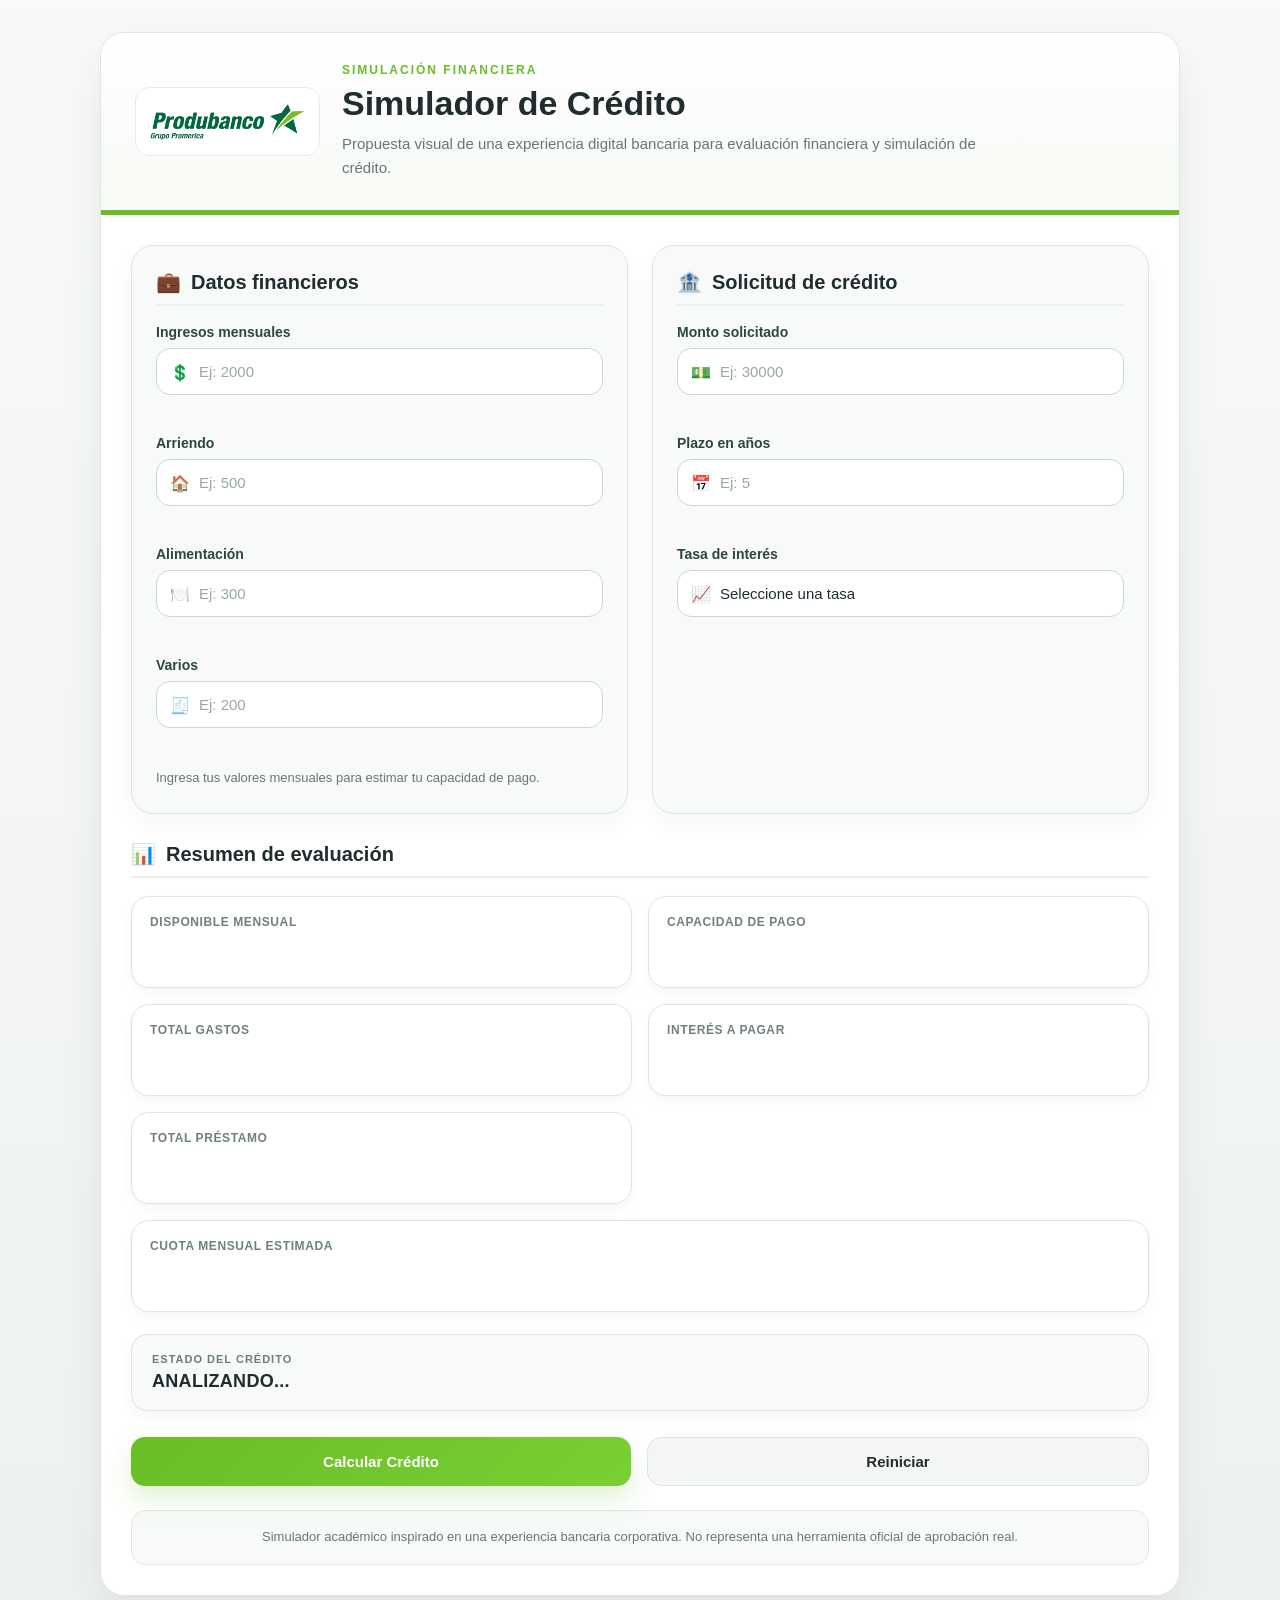
<file: index.html>
<!DOCTYPE html>
<html lang="es">
<head>
    <meta charset="UTF-8">
    <meta name="viewport" content="width=device-width, initial-scale=1.0">
    <title>Simulador de Crédito</title>
    <link rel="stylesheet" href="simulador.css">
</head>
<body>

    <div class="container">
        <div class="header-top">
            <img src="bpr.png" alt="Logo Produbanco" class="logo-banco">

            <div class="brand-copy">
                <p class="eyebrow">Simulación financiera</p>
                <h1>Simulador de Crédito</h1>
                <p class="subtitle">
                    Propuesta visual de una experiencia digital bancaria para evaluación financiera y simulación de crédito.
                </p>
            </div>
        </div>

        <div class="content">
            <div class="section-grid">

                <div class="card">
                    <h2><span class="icono">💼</span> Datos financieros</h2>

                    <div class="field">
                        <label for="txtIngresos">Ingresos mensuales</label>
                        <div class="input-icon">
                            <span>💲</span>
                            <input type="text" id="txtIngresos" placeholder="Ej: 2000">
                        </div>
                        <small class="error" id="errorIngresos"></small>
                    </div>

                 <div class="field">
    <label for="txtArriendo">Arriendo</label>
    <div class="input-icon">
        <span>🏠</span>
        <input type="text" id="txtArriendo" placeholder="Ej: 500">
    </div>
    <small class="error" id="errorArriendo"></small>
</div>

<div class="field">
    <label for="txtAlimentacion">Alimentación</label>
    <div class="input-icon">
        <span>🍽️</span>
        <input type="text" id="txtAlimentacion" placeholder="Ej: 300">
    </div>
    <small class="error" id="errorAlimentacion"></small>
</div>

<div class="field">
    <label for="txtVarios">Varios</label>
    <div class="input-icon">
        <span>🧾</span>
        <input type="text" id="txtVarios" placeholder="Ej: 200">
    </div>
    <small class="error" id="errorVarios"></small>
</div>

                    <div class="mini-note">
                        Ingresa tus valores mensuales para estimar tu capacidad de pago.
                    </div>
                </div>

                <div class="card">
                    <h2><span class="icono">🏦</span> Solicitud de crédito</h2>

                    <div class="field">
                        <label for="txtMonto">Monto solicitado</label>
                        <div class="input-icon">
                            <span>💵</span>
                            <input type="text" id="txtMonto" placeholder="Ej: 30000">
                        </div>
                        <small class="error" id="errorMonto"></small>
                    </div>

                    <div class="field">
                        <label for="txtPlazo">Plazo en años</label>
                        <div class="input-icon">
                            <span>📅</span>
                            <input type="text" id="txtPlazo" placeholder="Ej: 5">
                        </div>
                        <small class="error" id="errorPlazo"></small>
                    </div>

                    <div class="field">
                        <label for="txtTasaInteres">Tasa de interés</label>
                        <div class="input-icon">
                            <span>📈</span>
                            <select id="txtTasaInteres">
                                <option value="">Seleccione una tasa</option>
                                <option value="3">3%</option>
                                <option value="4">4%</option>
                                <option value="5">5%</option>
                                <option value="6">6%</option>
                                <option value="7">7%</option>
                                <option value="8">8%</option>
                                <option value="9">9%</option>
                                <option value="10">10%</option>
                            </select>
                        </div>
                        <small class="error" id="errorTasa"></small>
                    </div>
                </div>
            </div>

            <div class="results-header">
                <h2><span class="icono">📊</span> Resumen de evaluación</h2>
            </div>

            <div class="resultados">
                <div class="result-box">
                    <small>Disponible mensual</small>
                    <span id="spnDisponible"></span>
                </div>

                <div class="result-box">
                    <small>Capacidad de pago</small>
                    <span id="spnCapacidadPago"></span>
                </div>

                <div class="result-box">
    <small>Total gastos</small>
    <span id="spnTotalGastos"></span>
</div>

                <div class="result-box">
                    <small>Interés a pagar</small>
                    <span id="spnInteresPagar"></span>
                </div>

                <div class="result-box">
                    <small>Total préstamo</small>
                    <span id="spnTotalPrestamo"></span>
                </div>

                <div class="result-box result-box-wide">
                    <small>Cuota mensual estimada</small>
                    <span id="spnCuotaMensual"></span>
                </div>
            </div>

            <div class="estado-box">
                <small>Estado del crédito</small>
                <span id="spnEstadoCredito">ANALIZANDO...</span>
            </div>

            <div class="buttons">
                <button id="btnCalcularCredito" onclick="calcular()">Calcular Crédito</button>
                <button id="btnReiniciar" onclick="reiniciar()">Reiniciar</button>
            </div>

            <div class="footer-note">
                Simulador académico inspirado en una experiencia bancaria corporativa. No representa una herramienta oficial de aprobación real.
            </div>
        </div>
    </div>

    <script src="funciones.js"></script>
    <script src="simulador.js"></script>
</body>
</html>
</file>
<file: simulador.css>
* {
    box-sizing: border-box;
}

:root {
    --verde-principal: #69bd27;
    --verde-hover: #5ca71f;
    --verde-suave: #eef7e7;
    --gris-fondo: #f5f7f8;
    --gris-suave: #f8faf9;
    --gris-borde: #dce5df;
    --texto-principal: #1f2d2f;
    --texto-secundario: #66767b;
    --blanco: #ffffff;
    --sombra: 0 18px 40px rgba(31, 45, 47, 0.08);
    --rojo-error: #c62828;
}

body {
    margin: 0;
    min-height: 100vh;
    font-family: Arial, sans-serif;
    color: var(--texto-principal);
    background: linear-gradient(180deg, #f8faf8 0%, #eef2ef 100%);
    padding: 32px 16px;
}

.container {
    max-width: 1080px;
    margin: 0 auto;
    background: var(--blanco);
    border-radius: 24px;
    overflow: hidden;
    border: 1px solid var(--gris-borde);
    box-shadow: var(--sombra);
}

.header-top {
    background: linear-gradient(180deg, #ffffff 0%, #f7faf5 100%);
    padding: 30px 34px;
    display: flex;
    align-items: center;
    gap: 22px;
    flex-wrap: wrap;
    border-bottom: 5px solid var(--verde-principal);
}

.logo-banco {
    width: 185px;
    max-width: 100%;
    padding: 10px 14px;
    border-radius: 14px;
    background: var(--blanco);
    border: 1px solid #e6ede7;
}

.brand-copy {
    flex: 1;
    min-width: 260px;
}

.eyebrow {
    margin: 0 0 8px;
    font-size: 12px;
    text-transform: uppercase;
    letter-spacing: 2px;
    color: var(--verde-principal);
    font-weight: 700;
}

.header-top h1 {
    margin: 0;
    font-size: 34px;
    line-height: 1.1;
    font-weight: 800;
    color: var(--texto-principal);
}

.subtitle {
    margin: 10px 0 0;
    font-size: 15px;
    line-height: 1.6;
    color: var(--texto-secundario);
    max-width: 650px;
}

.content {
    padding: 30px;
}

.section-grid {
    display: grid;
    grid-template-columns: 1fr 1fr;
    gap: 24px;
}

.card {
    background: var(--gris-suave);
    border: 1px solid var(--gris-borde);
    border-radius: 22px;
    padding: 24px;
    box-shadow: 0 10px 22px rgba(31, 45, 47, 0.04);
}

.card h2,
.results-header h2 {
    margin: 0 0 18px;
    font-size: 20px;
    color: var(--texto-principal);
    display: flex;
    align-items: center;
    gap: 10px;
    padding-bottom: 10px;
    border-bottom: 2px solid #ebf0ec;
}

.icono {
    font-size: 20px;
}

.field {
    margin-bottom: 18px;
}

label {
    display: block;
    margin-bottom: 8px;
    font-size: 14px;
    font-weight: 700;
    color: #2d4540;
}

.input-icon {
    position: relative;
}

.input-icon span {
    position: absolute;
    left: 14px;
    top: 50%;
    transform: translateY(-50%);
    font-size: 16px;
    color: #6f8681;
    z-index: 2;
}

input,
select {
    width: 100%;
    padding: 14px 14px 14px 42px;
    border-radius: 14px;
    border: 1px solid #cad8ce;
    background: #ffffff;
    font-size: 15px;
    color: var(--texto-principal);
    transition: all 0.2s ease;
    font-family: Arial, sans-serif;
}

input::placeholder {
    color: #98a9a1;
}

select {
    appearance: none;
    cursor: pointer;
}

input:focus,
select:focus {
    outline: none;
    border-color: var(--verde-principal);
    box-shadow: 0 0 0 4px rgba(105, 189, 39, 0.14);
}

.mini-note {
    margin-top: 4px;
    font-size: 13px;
    color: var(--texto-secundario);
    line-height: 1.6;
}

.error {
    display: block;
    margin-top: 6px;
    min-height: 16px;
    font-size: 12px;
    font-weight: 600;
    color: var(--rojo-error);
    line-height: 1.4;
}

.results-header {
    margin-top: 28px;
}

.resultados {
    display: grid;
    grid-template-columns: repeat(2, 1fr);
    gap: 16px;
}

.result-box {
    background: #ffffff;
    border: 1px solid var(--gris-borde);
    border-radius: 18px;
    padding: 18px;
    min-height: 92px;
    box-shadow: 0 6px 14px rgba(31, 45, 47, 0.03);
}

.result-box-wide {
    grid-column: span 2;
}

.result-box small {
    display: block;
    margin-bottom: 8px;
    font-size: 12px;
    color: #70817b;
    text-transform: uppercase;
    letter-spacing: 0.6px;
    font-weight: 700;
}

.result-box span {
    font-size: 24px;
    font-weight: 800;
    color: var(--verde-principal);
}

.estado-box {
    margin-top: 22px;
    padding: 18px 20px;
    border-radius: 16px;
    text-align: left;
    background: #f7faf8;
    border: 1px solid var(--gris-borde);
    box-shadow: 0 6px 14px rgba(31, 45, 47, 0.04);
}

.estado-box small {
    display: block;
    margin-bottom: 6px;
    font-size: 11px;
    letter-spacing: 1px;
    text-transform: uppercase;
    color: #6d7e77;
    font-weight: 700;
}

.estado-box span {
    font-size: 18px;
    font-weight: 700;
    color: var(--texto-principal);
    letter-spacing: 0.3px;
}

.buttons {
    margin-top: 26px;
    display: flex;
    gap: 16px;
}

button {
    flex: 1;
    border: none;
    border-radius: 14px;
    padding: 15px;
    font-size: 15px;
    font-weight: 800;
    cursor: pointer;
    transition: all 0.2s ease;
}

#btnCalcularCredito {
    background: linear-gradient(135deg, var(--verde-principal) 0%, #7acf34 100%);
    color: var(--blanco);
    box-shadow: 0 12px 26px rgba(105, 189, 39, 0.20);
}

#btnCalcularCredito:hover {
    background: linear-gradient(135deg, var(--verde-hover) 0%, #69bd27 100%);
    transform: translateY(-2px);
}

#btnReiniciar {
    background: #f3f6f4;
    color: var(--texto-principal);
    border: 1px solid var(--gris-borde);
}

#btnReiniciar:hover {
    background: #eaf0ec;
    transform: translateY(-2px);
}

.footer-note {
    margin-top: 24px;
    padding: 16px 18px;
    text-align: center;
    font-size: 13px;
    color: var(--texto-secundario);
    background: #f7faf8;
    border: 1px solid #e1e8e3;
    border-radius: 14px;
    line-height: 1.6;
}

@media (max-width: 900px) {
    .section-grid,
    .resultados {
        grid-template-columns: 1fr;
    }

    .result-box-wide {
        grid-column: span 1;
    }
}

@media (max-width: 640px) {
    .header-top {
        padding: 24px 20px;
    }

    .header-top h1 {
        font-size: 28px;
    }

    .content {
        padding: 20px;
    }

    .buttons {
        flex-direction: column;
    }

    .result-box span,
    .estado-box span {
        font-size: 22px;
    }
}
</file>
